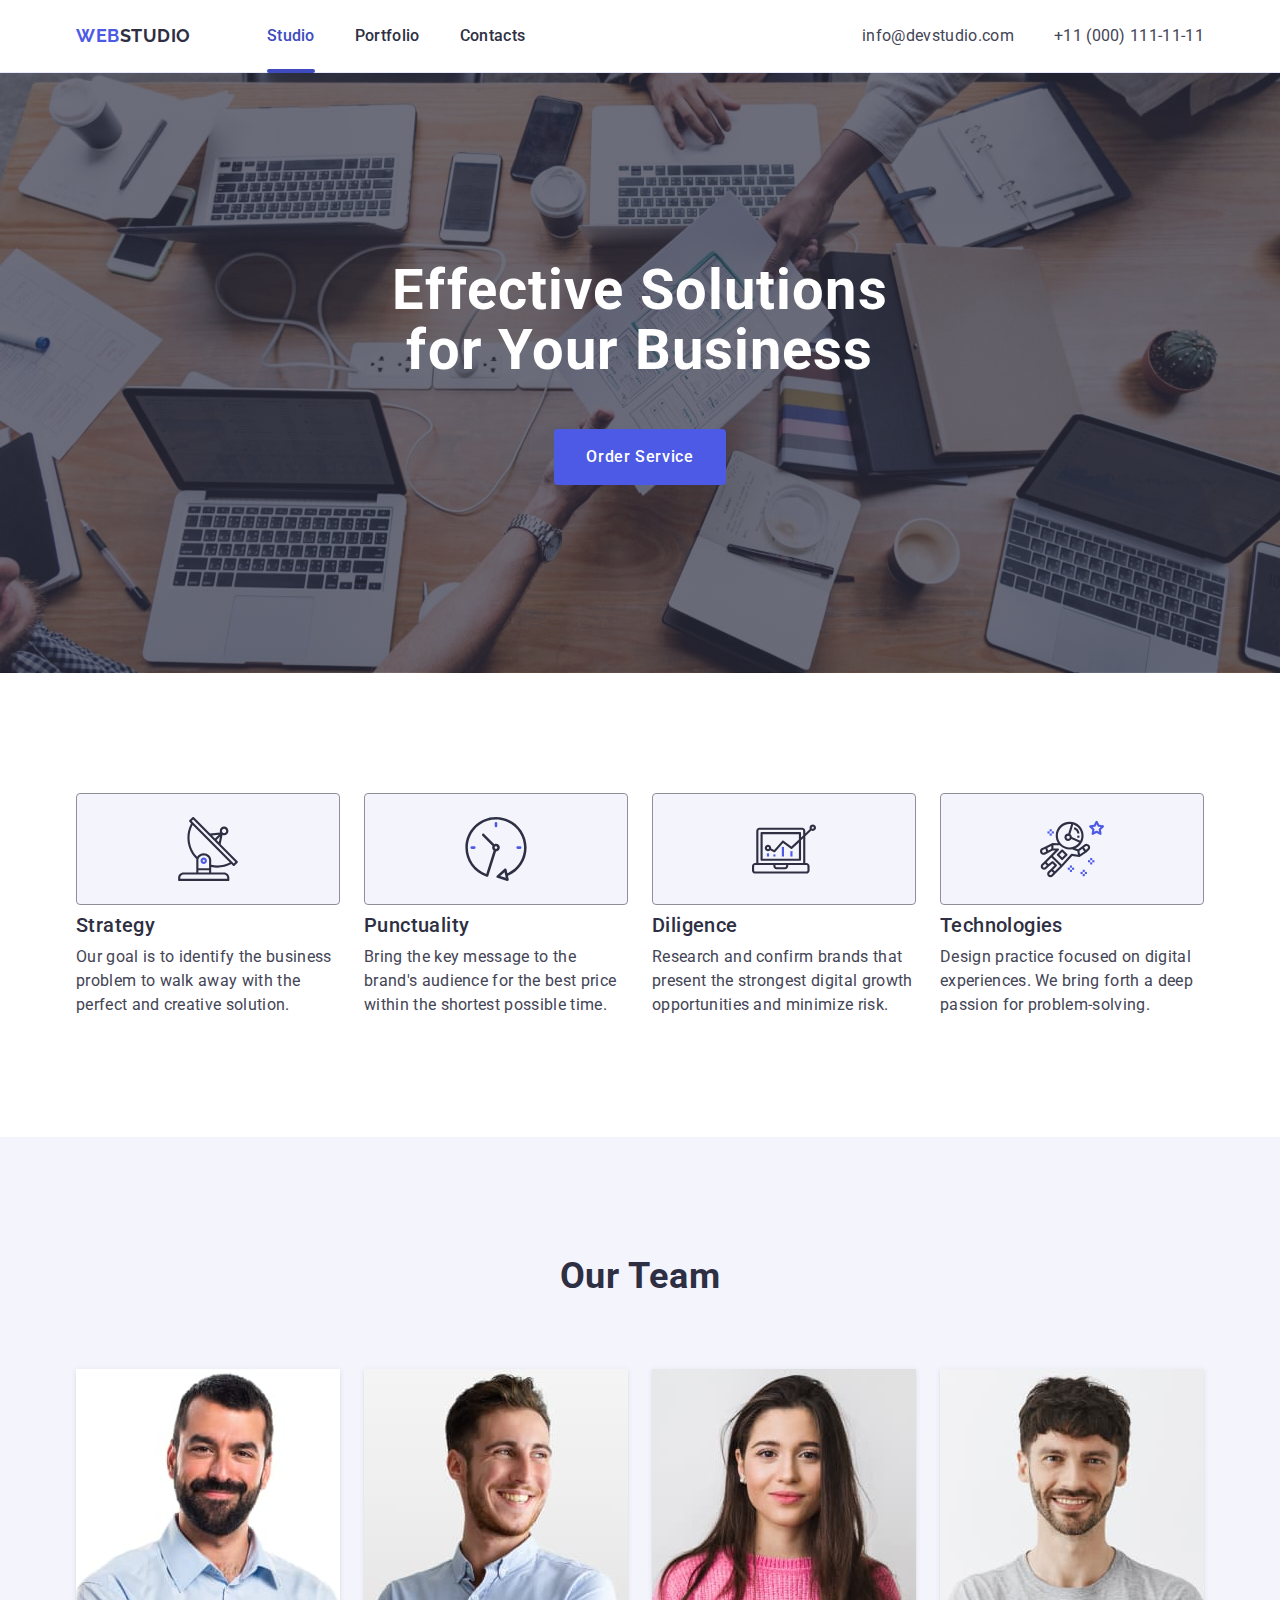
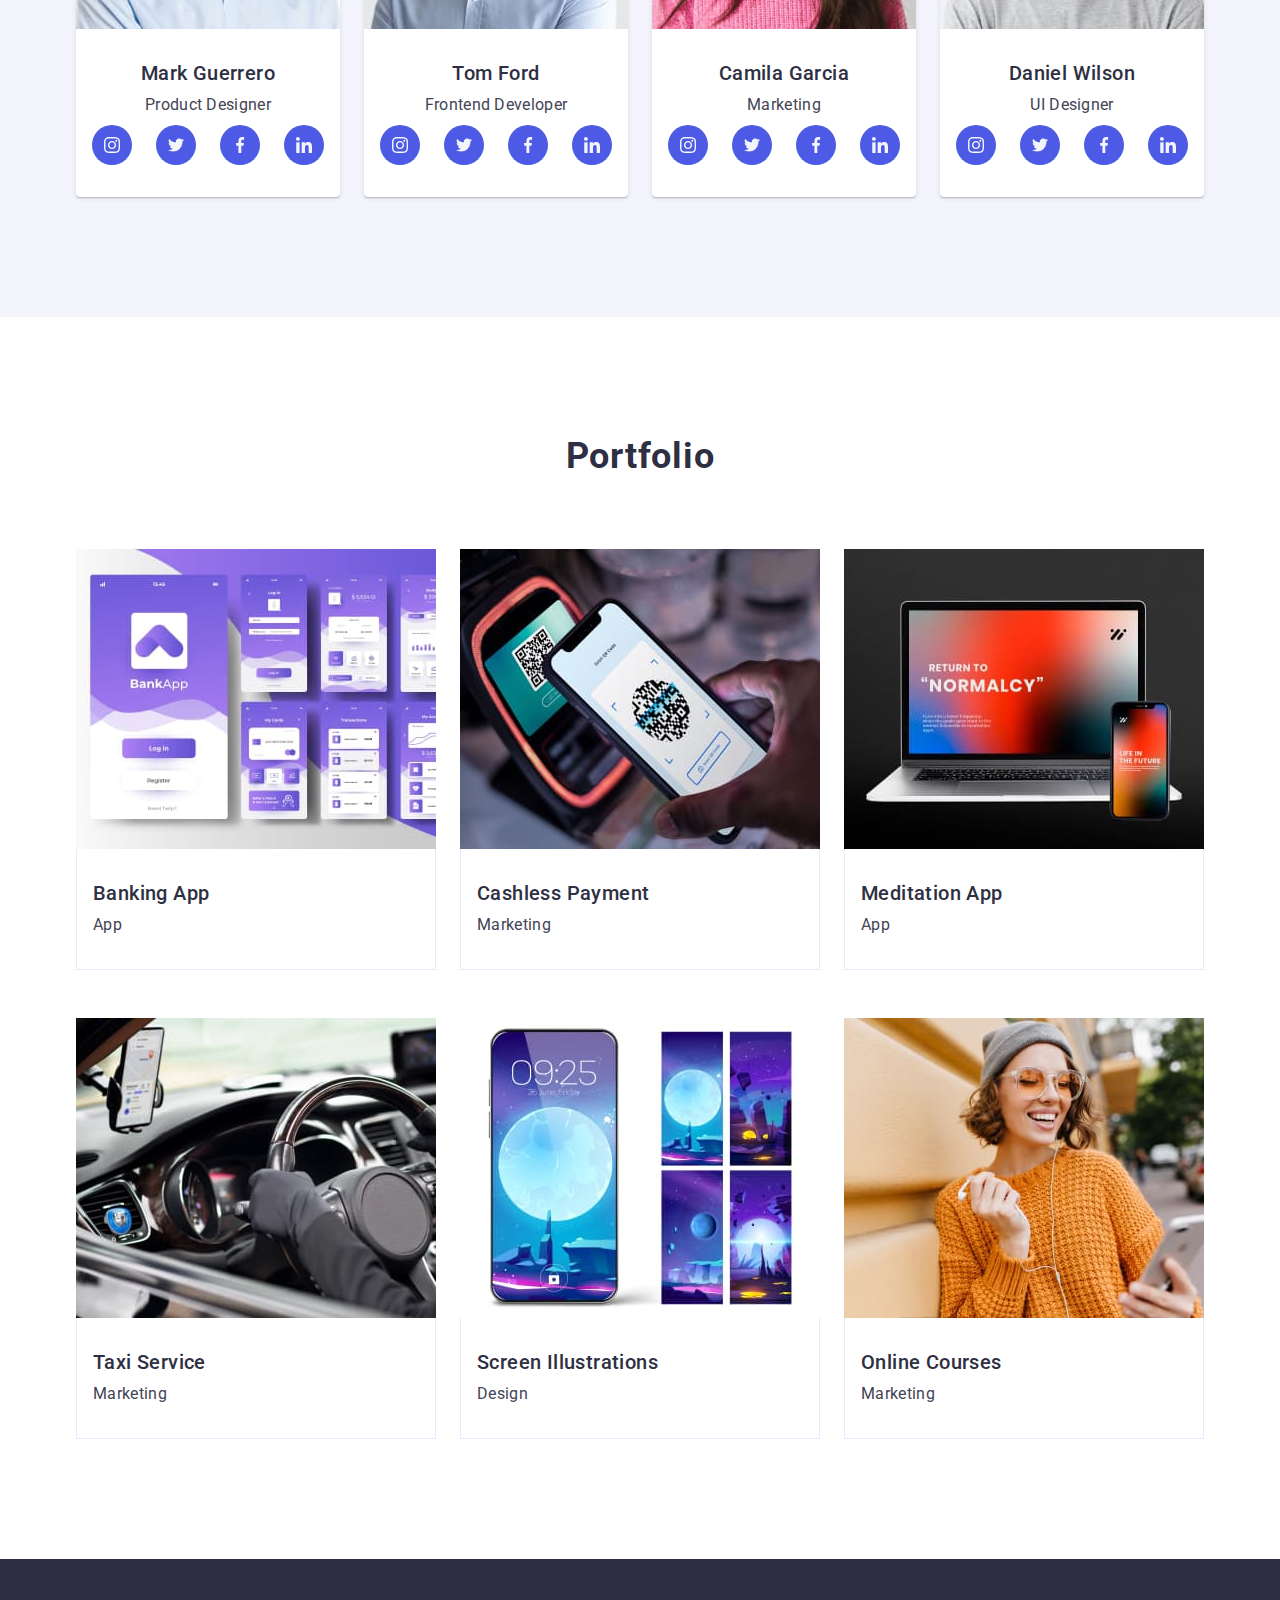
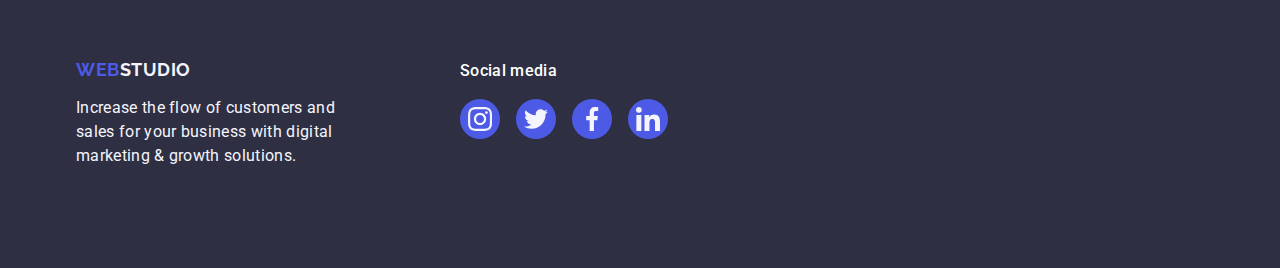
<file: index.html>
<!DOCTYPE html>
<html lang="en">
  <head>
    <meta charset="UTF-8" />
    <meta name="viewport" content="width=device-width, initial-scale=1.0" />
    <link
      rel="stylesheet"
      href="https://cdn.jsdelivr.net/npm/modern-normalize@2.0.0/modern-normalize.min.css"
    />
    <link rel="preconnect" href="https://fonts.googleapis.com" />
    <link rel="preconnect" href="https://fonts.gstatic.com" crossorigin />
    <link
      href="https://fonts.googleapis.com/css2?family=Raleway:wght@800&family=Roboto:wght@400;500;700;900&display=swap"
      rel="stylesheet"
    />
    <link rel="stylesheet" href="./css/styles.css" />
    <title>Studio</title>
  </head>
  <body>
    <header class="header">
      <div class="container">
        <nav class="header-nav">
          <a href="./index.html" class="logo">Web<span class="logo-accent">Studio</span></a>
          <ul class="header-list">
            <li><a class="header-nav-link" href="./index.html">Studio</a></li>
            <li><a class="header-nav-link" href="">Portfolio</a></li>
            <li><a class="header-nav-link" href="">Contacts</a></li>
          </ul>
        </nav>
        <address class="header-address">
          <ul class="header-list">
            <li>
              <a class="header-address-link" href="mailto:info@devstudio.com">info@devstudio.com</a>
            </li>
            <li><a class="header-address-link" href="tel:+110001111111">+11 (000) 111-11-11</a></li>
          </ul>
        </address>
      </div>
    </header>
    <main>
      <section class="hero section">
        <div class="container">
          <h1 class="hero-title">Effective Solutions for Your Business</h1>
          <button class="hero-cta" type="button">Order Service</button>
        </div>
      </section>
      <section class="advantages section">
        <div class="container">
          <h2 class="visually-hidden">Our advantages</h2>
          <ul class="list">
            <li class="card">
              <div class="advantage-block">
                <svg class="advantage-icon" width="64" height="64">
                  <use href="./images/icons.svg#icon-antenna"></use>
                </svg>
              </div>
              <h3 class="card-title">Strategy</h3>
              <p class="advantages-list-text">
                Our goal is to identify the business problem to walk away with the perfect and
                creative solution.
              </p>
            </li>
            <li class="card">
              <div class="advantage-block">
                <svg class="advantage-icon" width="64" height="64">
                  <use href="./images/icons.svg#icon-clock"></use>
                </svg>
              </div>
              <h3 class="card-title">Punctuality</h3>
              <p class="advantages-list-text">
                Bring the key message to the brand's audience for the best price within the shortest
                possible time.
              </p>
            </li>
            <li class="card">
              <div class="advantage-block">
                <svg class="advantage-icon" width="64" height="64">
                  <use href="./images/icons.svg#icon-diagram"></use>
                </svg>
              </div>
              <h3 class="card-title">Diligence</h3>
              <p class="advantages-list-text">
                Research and confirm brands that present the strongest digital growth opportunities
                and minimize risk.
              </p>
            </li>
            <li class="card">
              <div class="advantage-block">
                <svg class="advantage-icon" width="64" height="64">
                  <use href="./images/icons.svg#icon-astronaut"></use>
                </svg>
              </div>
              <h3 class="card-title">Technologies</h3>
              <p class="advantages-list-text">
                Design practice focused on digital experiences. We bring forth a deep passion for
                problem-solving.
              </p>
            </li>
          </ul>
        </div>
      </section>
      <section class="team section">
        <div class="container">
          <h2 class="section-title">Our Team</h2>
          <ul class="list">
            <li class="card">
              <img src="./images/team1.jpg" alt="Mark Guerrero" width="264" />
              <div class="team-description">
                <h3 class="card-title">Mark Guerrero</h3>
                <p class="card-text">Product Designer</p>
                <ul class="social-list">
                  <li class="social-item">
                    <a href="" class="social-link"
                      ><svg class="social-icon" width="16" height="16">
                        <use href="./images/icons.svg#icon-instagram"></use></svg
                    ></a>
                  </li>
                  <li class="social-item">
                    <a href="" class="social-link"
                      ><svg class="social-icon" width="16" height="16">
                        <use href="./images/icons.svg#icon-twitter"></use></svg
                    ></a>
                  </li>
                  <li class="social-item">
                    <a href="" class="social-link"
                      ><svg class="social-icon" width="16" height="16">
                        <use href="./images/icons.svg#icon-facebook"></use></svg
                    ></a>
                  </li>
                  <li class="social-item">
                    <a href="" class="social-link"
                      ><svg class="social-icon" width="16" height="16">
                        <use href="./images/icons.svg#icon-linkedin"></use></svg
                    ></a>
                  </li>
                </ul>
              </div>
            </li>
            <li class="card">
              <img src="./images/team2.jpg" alt="Tom Ford" width="264" />
              <div class="team-description">
                <h3 class="card-title">Tom Ford</h3>
                <p class="card-text">Frontend Developer</p>
                <ul class="social-list">
                  <li class="social-item">
                    <a href="" class="social-link"
                      ><svg class="social-icon" width="16" height="16">
                        <use href="./images/icons.svg#icon-instagram"></use></svg
                    ></a>
                  </li>
                  <li class="social-item">
                    <a href="" class="social-link"
                      ><svg class="social-icon" width="16" height="16">
                        <use href="./images/icons.svg#icon-twitter"></use></svg
                    ></a>
                  </li>
                  <li class="social-item">
                    <a href="" class="social-link"
                      ><svg class="social-icon" width="16" height="16">
                        <use href="./images/icons.svg#icon-facebook"></use></svg
                    ></a>
                  </li>
                  <li class="social-item">
                    <a href="" class="social-link"
                      ><svg class="social-icon" width="16" height="16">
                        <use href="./images/icons.svg#icon-linkedin"></use></svg
                    ></a>
                  </li>
                </ul>
              </div>
            </li>
            <li class="card">
              <img src="./images/team3.jpg" alt="Camila Garcia" width="264" />
              <div class="team-description">
                <h3 class="card-title">Camila Garcia</h3>
                <p class="card-text">Marketing</p>
                <ul class="social-list">
                  <li class="social-item">
                    <a href="" class="social-link"
                      ><svg class="social-icon" width="16" height="16">
                        <use href="./images/icons.svg#icon-instagram"></use></svg
                    ></a>
                  </li>
                  <li class="social-item">
                    <a href="" class="social-link"
                      ><svg class="social-icon" width="16" height="16">
                        <use href="./images/icons.svg#icon-twitter"></use></svg
                    ></a>
                  </li>
                  <li class="social-item">
                    <a href="" class="social-link"
                      ><svg class="social-icon" width="16" height="16">
                        <use href="./images/icons.svg#icon-facebook"></use></svg
                    ></a>
                  </li>
                  <li class="social-item">
                    <a href="" class="social-link"
                      ><svg class="social-icon" width="16" height="16">
                        <use href="./images/icons.svg#icon-linkedin"></use></svg
                    ></a>
                  </li>
                </ul>
              </div>
            </li>
            <li class="card">
              <img src="./images/team4.jpg" alt="Daniel Wilson" width="264" />
              <div class="team-description">
                <h3 class="card-title">Daniel Wilson</h3>
                <p class="card-text">UI Designer</p>
                <ul class="social-list">
                  <li class="social-item">
                    <a href="" class="social-link"
                      ><svg class="social-icon" width="16" height="16">
                        <use href="./images/icons.svg#icon-instagram"></use></svg
                    ></a>
                  </li>
                  <li class="social-item">
                    <a href="" class="social-link"
                      ><svg class="social-icon" width="16" height="16">
                        <use href="./images/icons.svg#icon-twitter"></use></svg
                    ></a>
                  </li>
                  <li class="social-item">
                    <a href="" class="social-link"
                      ><svg class="social-icon" width="16" height="16">
                        <use href="./images/icons.svg#icon-facebook"></use></svg
                    ></a>
                  </li>
                  <li class="social-item">
                    <a href="" class="social-link"
                      ><svg class="social-icon" width="16" height="16">
                        <use href="./images/icons.svg#icon-linkedin"></use></svg
                    ></a>
                  </li>
                </ul>
              </div>
            </li>
          </ul>
        </div>
      </section>
      <section class="portfolio section">
        <div class="container">
          <h2 class="section-title">Portfolio</h2>
          <ul class="list">
            <li class="card">
              <div class="card-img-wrapper">
                <img src="./images/ref1.jpg" alt="Banking App Interface Concept" width="360" />

                <p class="overlay-text">
                  14 Stylish and User-Friendly App Design Concepts · Task Manager App · Calorie
                  Tracker App · Exotic Fruit Ecommerce App · Cloud Storage App
                </p>
              </div>
              <div class="portfolio-description">
                <h3 class="card-title">Banking App</h3>
                <p class="card-text">App</p>
              </div>
            </li>
            <li class="card">
              <div class="card-img-wrapper">
                <img src="./images/ref2.jpg" alt="Cashless Payment" width="360" />

                <p class="overlay-text">
                  14 Stylish and User-Friendly App Design Concepts · Task Manager App · Calorie
                  Tracker App · Exotic Fruit Ecommerce App · Cloud Storage App
                </p>
              </div>
              <div class="portfolio-description">
                <h3 class="card-title">Cashless Payment</h3>
                <p class="card-text">Marketing</p>
              </div>
            </li>
            <li class="card">
              <div class="card-img-wrapper">
                <img src="./images/ref3.jpg" alt="Meditation App" width="360" />

                <p class="overlay-text">
                  14 Stylish and User-Friendly App Design Concepts · Task Manager App · Calorie
                  Tracker App · Exotic Fruit Ecommerce App · Cloud Storage App
                </p>
              </div>
              <div class="portfolio-description">
                <h3 class="card-title">Meditation App</h3>
                <p class="card-text">App</p>
              </div>
            </li>
            <li class="card">
              <div class="card-img-wrapper">
                <img src="./images/ref4.jpg" alt="Taxi Service" width="360" />

                <p class="overlay-text">
                  14 Stylish and User-Friendly App Design Concepts · Task Manager App · Calorie
                  Tracker App · Exotic Fruit Ecommerce App · Cloud Storage App
                </p>
              </div>
              <div class="portfolio-description">
                <h3 class="card-title">Taxi Service</h3>
                <p class="card-text">Marketing</p>
              </div>
            </li>
            <li class="card">
              <div class="card-img-wrapper">
                <img src="./images/ref5.jpg" alt="Screen Illustrations" width="360" />

                <p class="overlay-text">
                  14 Stylish and User-Friendly App Design Concepts · Task Manager App · Calorie
                  Tracker App · Exotic Fruit Ecommerce App · Cloud Storage App
                </p>
              </div>
              <div class="portfolio-description">
                <h3 class="card-title">Screen Illustrations</h3>
                <p class="card-text">Design</p>
              </div>
            </li>
            <li class="card">
              <div class="card-img-wrapper">
                <img src="./images/ref6.jpg" alt="Online Courses" width="360" />

                <p class="overlay-text">
                  14 Stylish and User-Friendly App Design Concepts · Task Manager App · Calorie
                  Tracker App · Exotic Fruit Ecommerce App · Cloud Storage App
                </p>
              </div>
              <div class="portfolio-description">
                <h3 class="card-title">Online Courses</h3>
                <p class="card-text">Marketing</p>
              </div>
            </li>
          </ul>
        </div>
      </section>
    </main>
    <footer class="footer">
      <div class="container footer-cols">
        <div class="footer-col">
          <a href="./index.html" class="logo footer-logo"
            >Web<span class="footer-logo-accent">Studio</span></a
          >
          <p class="footer-text">
            Increase the flow of customers and sales for your business with digital marketing &#38;
            growth solutions.
          </p>
        </div>
        <div class="footer-socials">
          <p class="cols-title">Social media</p>
          <ul class="social-list footer-socials">
            <li class="social-item">
              <a href="" class="social-link"
                ><svg class="social-icon" width="24" height="24">
                  <use href="./images/icons.svg#icon-instagram"></use></svg
              ></a>
            </li>
            <li class="social-item">
              <a href="" class="social-link"
                ><svg class="social-icon" width="24" height="24">
                  <use href="./images/icons.svg#icon-twitter"></use></svg
              ></a>
            </li>
            <li class="social-item">
              <a href="" class="social-link"
                ><svg class="social-icon" width="24" height="24">
                  <use href="./images/icons.svg#icon-facebook"></use></svg
              ></a>
            </li>
            <li class="social-item">
              <a href="" class="social-link"
                ><svg class="social-icon" width="24" height="24">
                  <use href="./images/icons.svg#icon-linkedin"></use></svg
              ></a>
            </li>
          </ul>
        </div>
      </div>
    </footer>
  </body>
</html>
</file>
<file: css/styles.css>
:root {
  --primary-color: #4d5ae5;
  --pressed-color: #404bbf;
  --dark-color: #2e2f42;
  --success-color: #31d0aa;
  --text-color: #434455;
  --subtle-color: #8e8f99;
  --accent-color: #e7e9fc;
  --light-color: #f4f4fd;
  --overlay-color: #2e2f42;
  --hero-bg-color: #2e2f42;
  --white-color: #ffffff;
  --modal-bg-color: #fcfcfc;
  --transition: 250ms cubic-bezier(0.4, 0, 0.2, 1);
  --shadow: 0px 1px 6px rgba(46, 47, 66, 0.08), 0px 1px 1px rgba(46, 47, 66, 0.16),
    0px 2px 1px rgba(46, 47, 66, 0.08);
}

body {
  font-family: 'Roboto', sans-serif;
  font-size: 16px;
  line-height: 1.5;
  letter-spacing: 0.02em;
  color: var(--text-color);
  background-color: var(--white-color);
}

h2,
h3 {
  color: var(--dark-color);
}

ul {
  list-style-type: none;
  padding: 0;
}
button {
  border: none;
  background-color: transparent;
  cursor: pointer;
  line-height: 1.5;
}

a {
  text-decoration: none;
  color: inherit;
}
address {
  font-style: normal;
}

img {
  display: block;
}

* {
  margin: 0;
}

.container {
  width: 1158px;
  margin: 0 auto;
  padding: 0 15px;
}

.section {
  padding: 120px 0;
}

.logo {
  text-transform: uppercase;
  font-family: 'Raleway', sans-serif;
  font-weight: 700;
  color: var(--primary-color);
  font-size: 18px;
  line-height: 1.17;
  letter-spacing: 0.03em;
  margin-right: 76px;
}
.logo-accent {
  color: var(--dark-color);
}

.header {
  border-bottom: 1px solid var(--accent-color);
  box-shadow: var(--shadow);
}

.header > .container {
  display: flex;
  justify-content: space-between;
  align-items: center;
}

.header-nav {
  display: flex;
  align-items: center;
}

.header-list {
  display: flex;
  gap: 40px;
}

.header-list li:first-child .header-nav-link {
  color: var(--pressed-color);
}

.header-list li:first-child .header-nav-link::after {
  transform: scaleX(1);
}

.header-nav-link {
  color: var(--dark-color);
  font-weight: 500;
  padding: 24px 0;
  display: inline-block;
  transition: color var(--transition);
  position: relative;
}
.header-nav-link::after {
  content: '';
  display: block;
  width: 100%;
  height: 4px;
  background-color: var(--pressed-color);
  transition: transform var(--transition);
  border-radius: 2px;
  position: absolute;
  bottom: -1px;
  transform: scaleX(0);
}

.header-nav-link:hover::after,
.header-nav-link:focus::after {
  transform: scaleX(1);
}

.header-nav-link:hover,
.header-nav-link:focus {
  color: var(--pressed-color);
}

.header-address-link {
  transition: color var(--transition);
}

.header-address-link:hover,
.header-address-link:focus {
  color: var(--pressed-color);
}

.hero {
  padding: 188px 0;
  background-image: linear-gradient(rgba(46, 47, 66, 0.7), rgba(46, 47, 66, 0.7)),
    url('../images/people-office.jpg');
  background-position: center;
  background-repeat: no-repeat;
  max-width: 1440px;
  background-size: cover;
  margin: 0 auto;
}

.hero > .container {
  display: flex;
  flex-direction: column;
  align-items: center;
  gap: 48px;
}
.hero-title {
  text-align: center;
  font-size: 56px;
  line-height: 1.07;
  color: var(--white-color);
  font-weight: 700;
  max-width: 496px;
  letter-spacing: 0.02em;
}
.hero-cta {
  color: var(--white-color);
  background-color: var(--primary-color);
  letter-spacing: 0.04em;
  font-weight: 500;
  padding: 16px 32px;
  min-width: 169px;
  border-radius: 4px;
  transition: background-color var(--transition);
}
.hero-cta:hover,
.hero-cta:focus {
  background-color: var(--pressed-color);
}
.advantage-block {
  display: flex;
  justify-content: center;
  background-color: var(--light-color);
  border: 1px solid var(--subtle-color);
  border-radius: 4px;
  margin-bottom: 8px;
  align-items: center;
  height: 112px;
}

.list {
  display: flex;
  gap: 24px;
}

.section-title {
  font-size: 36px;
  line-height: 1.11;
  font-weight: 700;
  text-align: center;
  margin-bottom: 72px;
  text-transform: capitalize;
  letter-spacing: 0.02em;
}
.team {
  background-color: var(--light-color);
}
.team .card {
  background-color: var(--white-color);
  border-radius: 0 0 4px 4px;
  box-shadow: var(--shadow);
}

.team .card-text {
  margin-bottom: 8px;
}

.team-description {
  padding: 32px 0;
  text-align: center;
}
.social-list {
  display: flex;
  justify-content: center;
  gap: 24px;
}
.social-item {
  display: block;
  width: 40px;
  height: 40px;
}

.social-link {
  width: 100%;
  height: 100%;
  background-color: var(--primary-color);
  border-radius: 50%;
  display: flex;
  align-items: center;
  justify-content: center;
  transition: background-color var(--transition);
}

.social-link:hover,
.social-link:focus {
  background-color: var(--pressed-color);
}

.social-icon {
  fill: var(--light-color);
}

.card {
  background-color: var(--white-color);
  width: calc((100% - 72px) / 4);
}
.card-title {
  margin-bottom: 8px;
  font-weight: 500;
  font-size: 20px;
  line-height: 1.2;
  letter-spacing: 0.02em;
}

.portfolio .card {
  width: calc((100% - 48px) / 3);
  transition: box-shadow var(--transition);
}
.card-img-wrapper {
  position: relative;
  overflow: hidden;
}

.overlay-text {
  color: var(--light-color);
  position: absolute;
  top: 0;
  font-size: 16px;
  line-height: 1.5;
  letter-spacing: 0.02em;
  left: 0;
  width: 100%;
  height: 100%;
  background-color: var(--primary-color);
  padding: 40px 32px;
  transition: transform var(--transition);
  transform: translateY(100%);
}

.portfolio .card:hover .overlay-text,
.portfolio .card:focus .overlay-text {
  transform: translateY(0);
}

.portfolio .card:hover,
.portfolio .card:focus {
  box-shadow: var(--shadow);
}

.portfolio .list {
  flex-wrap: wrap;
  row-gap: 48px;
}
.portfolio-description {
  padding: 32px 16px;
  border: 1px solid var(--accent-color);
  border-top: none;
}
.footer {
  background-color: var(--hero-bg-color);
  padding: 100px 0;
}
.footer-logo {
  display: inline-block;
  margin-bottom: 16px;
}
.footer-logo-accent {
  color: var(--light-color);
}
.footer-text {
  color: var(--light-color);
  max-width: 264px;
}

.footer-cols {
  display: flex;
  align-items: baseline;
}

.footer-col {
  margin-right: 120px;
}

.cols-title {
  color: var(--white-color);
  margin-bottom: 16px;
  font-size: 16px;
  font-weight: 500;
}
.footer-socials .social-list {
  gap: 16px;
}

.footer-socials .social-link:hover,
.footer-socials .social-link:focus {
  background-color: var(--success-color);
}

.visually-hidden {
  position: absolute;
  width: 1px;
  height: 1px;
  margin: -1px;
  border: 0;
  padding: 0;
  white-space: nowrap;
  clip-path: inset(100%);
  clip: rect(0 0 0 0);
  overflow: hidden;
}
</file>
